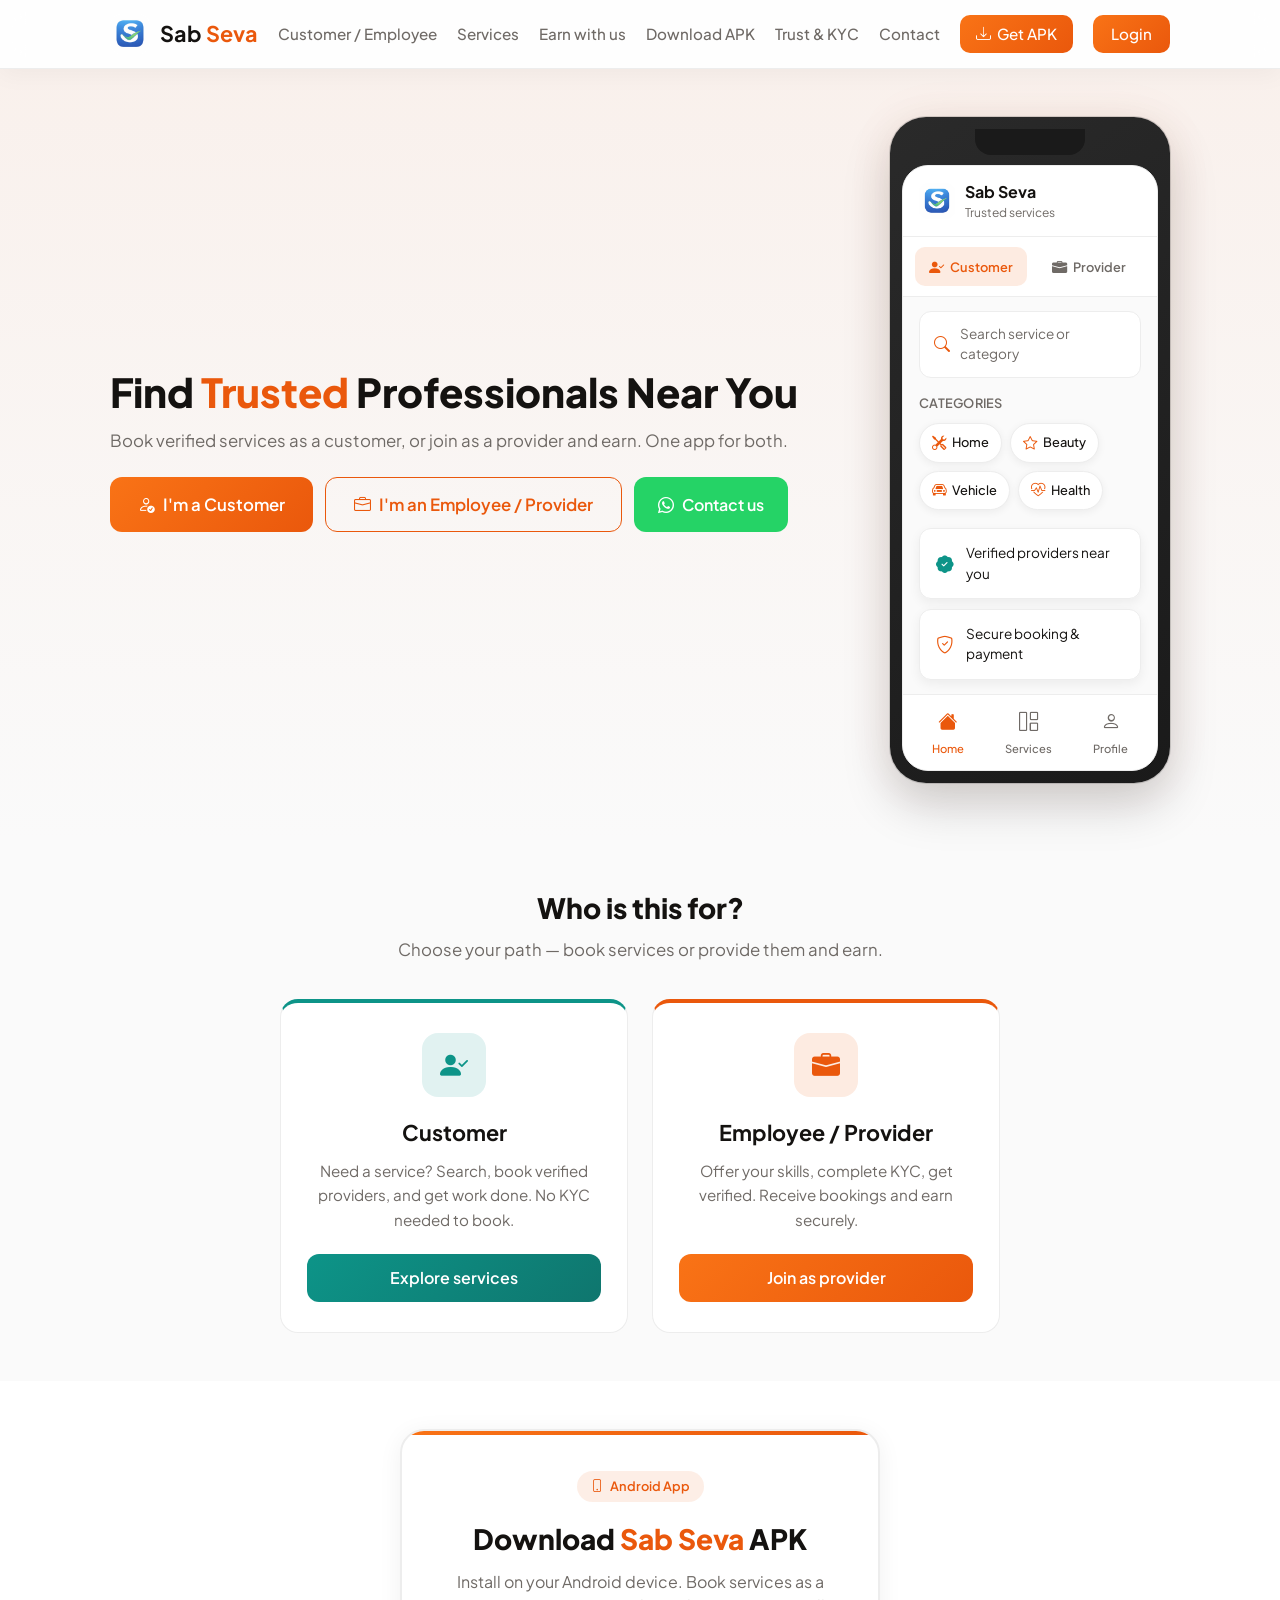
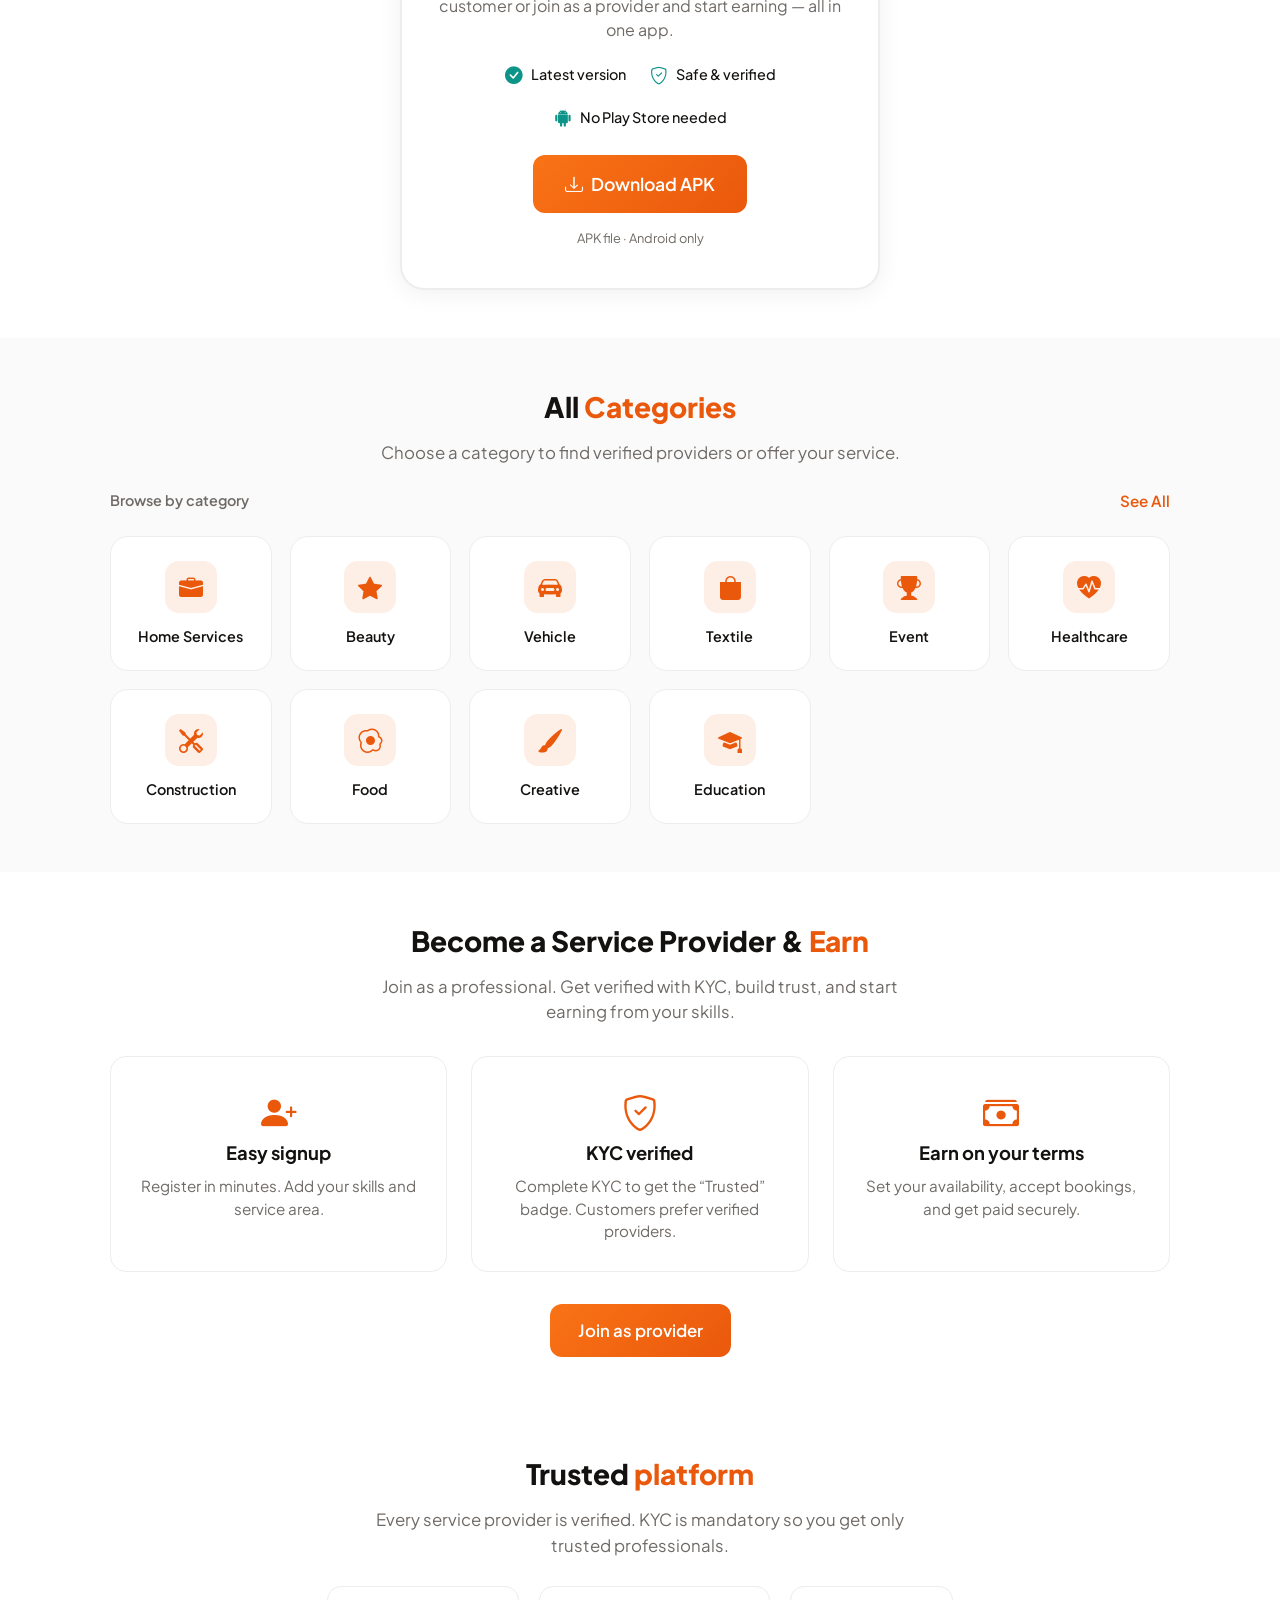
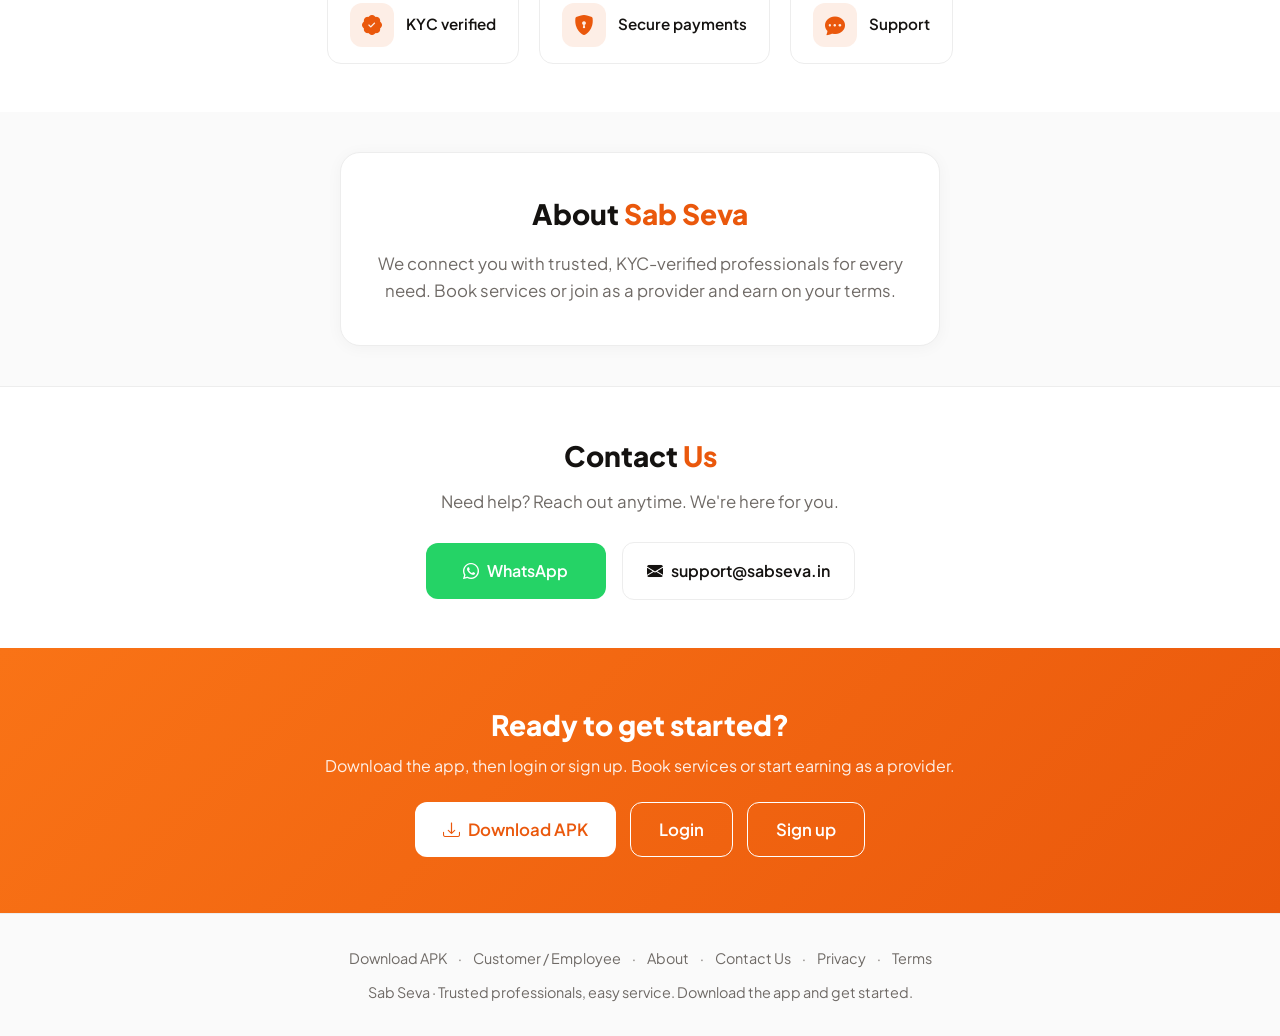
<file: index.html>
<!DOCTYPE html>
<html lang="en">
<head>
  <meta charset="UTF-8">
  <meta name="viewport" content="width=device-width, initial-scale=1.0">
  <title>Sab Seva – Find Trusted Professionals Near You</title>
  <link rel="preconnect" href="https://fonts.googleapis.com">
  <link rel="preconnect" href="https://fonts.gstatic.com" crossorigin>
  <link href="https://fonts.googleapis.com/css2?family=Plus+Jakarta+Sans:wght@400;500;600;700;800&display=swap" rel="stylesheet">
  <link rel="stylesheet" href="https://cdn.jsdelivr.net/npm/bootstrap-icons@1.11.3/font/bootstrap-icons.min.css">
  <link rel="stylesheet" href="style.css">
  <link rel="icon" href="/favicon.ico" type="image/x-icon">
  <link rel="icon" type="image/png" href="/assets/logo.png">
  <link rel="shortcut icon" type="image/png" href="/assets/logo.png">
  <link rel="apple-touch-icon" href="/assets/logo.png">
</head>
<body>
  <header class="header">
    <div class="container header-inner">
      <a href="#" class="logo">
        <span class="logo-icon" aria-hidden="true"></span>
        <span class="logo-text"><span class="logo-sab">Sab</span> <span class="logo-seva">Seva</span></span>
      </a>
      <nav class="nav">
        <a href="who.html">Customer / Employee</a>
        <a href="services.html">Services</a>
        <a href="earn.html">Earn with us</a>
        <a href="download.html">Download APK</a>
        <a href="trust.html">Trust & KYC</a>
        <a href="contact.html">Contact</a>
        <a href="download.html" class="btn-download-nav"><i class="bi bi-download"></i> Get APK</a>
        <a href="#" class="btn-login">Login</a>
      </nav>
    </div>
  </header>

  <main>
    <section class="hero">
      <div class="container hero-wrap">
        <div class="hero-content">
          <h1 class="hero-title">Find <span class="highlight">Trusted</span> Professionals Near You</h1>
          <p class="hero-sub">Book verified services as a customer, or join as a provider and earn. One app for both.</p>
          <div class="hero-actions">
            <a href="who.html" class="btn btn-primary btn-hero"><i class="bi bi-person-check"></i> I'm a Customer</a>
            <a href="who.html" class="btn btn-outline btn-hero"><i class="bi bi-briefcase"></i> I'm an Employee / Provider</a>
            <a href="contact.html" class="btn btn-whatsapp"><i class="bi bi-whatsapp"></i> Contact us</a>
          </div>
        </div>
        <div class="hero-phone-wrap">
          <div class="phone-frame">
            <div class="phone-notch"></div>
            <div class="phone-screen">
              <header class="phone-app-header">
                <span class="phone-logo" aria-hidden="true"></span>
                <div class="phone-header-text">
                  <strong>Sab Seva</strong>
                  <span>Trusted services</span>
                </div>
              </header>
              <div class="phone-tabs">
                <button type="button" class="phone-tab active"><i class="bi bi-person-check-fill"></i> Customer</button>
                <button type="button" class="phone-tab"><i class="bi bi-briefcase-fill"></i> Provider</button>
              </div>
              <div class="phone-body">
                <div class="phone-search">
                  <i class="bi bi-search"></i>
                  <span>Search service or category</span>
                </div>
                <p class="phone-label">Categories</p>
                <div class="phone-chips">
                  <span class="phone-chip phone-float"><i class="bi bi-tools"></i> Home</span>
                  <span class="phone-chip phone-float"><i class="bi bi-star"></i> Beauty</span>
                  <span class="phone-chip phone-float"><i class="bi bi-car-front"></i> Vehicle</span>
                  <span class="phone-chip phone-float"><i class="bi bi-heart-pulse"></i> Health</span>
                </div>
                <div class="phone-list">
                  <div class="phone-list-item phone-float-card phone-float-card-1">
                    <i class="bi bi-patch-check-fill"></i>
                    <span>Verified providers near you</span>
                  </div>
                  <div class="phone-list-item phone-float-card phone-float-card-2">
                    <i class="bi bi-shield-check"></i>
                    <span>Secure booking & payment</span>
                  </div>
                </div>
              </div>
              <nav class="phone-nav">
                <span class="phone-nav-item active"><i class="bi bi-house-fill"></i> Home</span>
                <span class="phone-nav-item"><i class="bi bi-grid-1x2"></i> Services</span>
                <span class="phone-nav-item"><i class="bi bi-person"></i> Profile</span>
              </nav>
            </div>
          </div>
        </div>
      </div>
    </section>

    <section id="who" class="section who-section">
      <div class="container">
        <h2 class="section-title">Who is this for?</h2>
        <p class="section-desc">Choose your path — book services or provide them and earn.</p>
        <div class="who-cards">
          <div class="who-card customer">
            <div class="who-icon"><i class="bi bi-person-check-fill"></i></div>
            <h3>Customer</h3>
            <p>Need a service? Search, book verified providers, and get work done. No KYC needed to book.</p>
            <a href="services.html" class="btn btn-primary">Explore services</a>
          </div>
          <div class="who-card provider">
            <div class="who-icon"><i class="bi bi-briefcase-fill"></i></div>
            <h3>Employee / Provider</h3>
            <p>Offer your skills, complete KYC, get verified. Receive bookings and earn securely.</p>
            <a href="earn.html" class="btn btn-primary">Join as provider</a>
          </div>
        </div>
      </div>
    </section>

    <section id="download" class="section download-section">
      <div class="container">
        <div class="download-box">
          <div class="download-box-badge"><i class="bi bi-phone"></i> Android App</div>
          <h2 class="download-box-title">Download <span class="highlight">Sab Seva</span> APK</h2>
          <p class="download-box-desc">Install on your Android device. Book services as a customer or join as a provider and start earning — all in one app.</p>
          <ul class="download-features">
            <li><i class="bi bi-check-circle-fill"></i> Latest version</li>
            <li><i class="bi bi-shield-check"></i> Safe & verified</li>
            <li><i class="bi bi-android2"></i> No Play Store needed</li>
          </ul>
          <a href="SabSeva.apk" class="btn btn-primary btn-download-main" download><i class="bi bi-download"></i> Download APK</a>
          <p class="download-note">APK file · Android only</p>
        </div>
      </div>
    </section>

    <section id="services" class="section categories">
      <div class="container">
        <h2 class="section-title">All <span class="highlight">Categories</span></h2>
        <p class="section-desc">Choose a category to find verified providers or offer your service.</p>
        <div class="section-head">
          <span class="section-head-label">Browse by category</span>
          <a href="#" class="link-see">See All</a>
        </div>
        <div class="category-grid">
          <a href="#" class="cat-card"><span class="cat-icon"><i class="bi bi-briefcase-fill"></i></span><span class="cat-label">Home Services</span></a>
          <a href="#" class="cat-card"><span class="cat-icon"><i class="bi bi-star-fill"></i></span><span class="cat-label">Beauty</span></a>
          <a href="#" class="cat-card"><span class="cat-icon"><i class="bi bi-car-front-fill"></i></span><span class="cat-label">Vehicle</span></a>
          <a href="#" class="cat-card"><span class="cat-icon"><i class="bi bi-bag-fill"></i></span><span class="cat-label">Textile</span></a>
          <a href="#" class="cat-card"><span class="cat-icon"><i class="bi bi-trophy-fill"></i></span><span class="cat-label">Event</span></a>
          <a href="#" class="cat-card"><span class="cat-icon"><i class="bi bi-heart-pulse-fill"></i></span><span class="cat-label">Healthcare</span></a>
          <a href="#" class="cat-card"><span class="cat-icon"><i class="bi bi-tools"></i></span><span class="cat-label">Construction</span></a>
          <a href="#" class="cat-card"><span class="cat-icon"><i class="bi bi-egg-fried"></i></span><span class="cat-label">Food</span></a>
          <a href="#" class="cat-card"><span class="cat-icon"><i class="bi bi-brush-fill"></i></span><span class="cat-label">Creative</span></a>
          <a href="#" class="cat-card"><span class="cat-icon"><i class="bi bi-mortarboard-fill"></i></span><span class="cat-label">Education</span></a>
        </div>
      </div>
    </section>

    <section id="earn" class="section earn-section">
      <div class="container">
        <h2 class="section-title">Become a Service Provider & <span class="highlight">Earn</span></h2>
        <p class="section-desc">Join as a professional. Get verified with KYC, build trust, and start earning from your skills.</p>
        <div class="earn-cards">
          <div class="earn-card">
            <i class="bi bi-person-plus-fill"></i>
            <h3>Easy signup</h3>
            <p>Register in minutes. Add your skills and service area.</p>
          </div>
          <div class="earn-card">
            <i class="bi bi-shield-check"></i>
            <h3>KYC verified</h3>
            <p>Complete KYC to get the “Trusted” badge. Customers prefer verified providers.</p>
          </div>
          <div class="earn-card">
            <i class="bi bi-cash-stack"></i>
            <h3>Earn on your terms</h3>
            <p>Set your availability, accept bookings, and get paid securely.</p>
          </div>
        </div>
        <a href="#" class="btn btn-primary btn-lg">Join as provider</a>
      </div>
    </section>

    <section id="trust" class="section trust-section">
      <div class="container">
        <h2 class="section-title">Trusted <span class="highlight">platform</span></h2>
        <p class="section-desc">Every service provider is verified. KYC is mandatory so you get only trusted professionals.</p>
        <div class="trust-cards">
          <div class="trust-card">
            <span class="trust-card-icon"><i class="bi bi-patch-check-fill"></i></span>
            <span class="trust-card-label">KYC verified</span>
          </div>
          <div class="trust-card">
            <span class="trust-card-icon"><i class="bi bi-shield-lock-fill"></i></span>
            <span class="trust-card-label">Secure payments</span>
          </div>
          <div class="trust-card">
            <span class="trust-card-icon"><i class="bi bi-chat-dots-fill"></i></span>
            <span class="trust-card-label">Support</span>
          </div>
        </div>
      </div>
    </section>

    <section id="about" class="section about-section">
      <div class="container">
        <div class="about-block">
          <h2 class="section-title">About <span class="highlight">Sab Seva</span></h2>
          <p class="about-text">We connect you with trusted, KYC-verified professionals for every need. Book services or join as a provider and earn on your terms.</p>
        </div>
      </div>
    </section>

    <section id="contact" class="section contact-section">
      <div class="container">
        <h2 class="section-title">Contact <span class="highlight">Us</span></h2>
        <p class="section-desc">Need help? Reach out anytime. We're here for you.</p>
        <div class="contact-actions">
          <a href="https://wa.me/918317733896?text=Hi%20Sab%20Seva%2C%20I%20need%20help.%20Please%20guide%20me." class="btn btn-whatsapp btn-contact"><i class="bi bi-whatsapp"></i> WhatsApp</a>
          <a href="mailto:support@sabseva.in" class="btn btn-outline btn-contact"><i class="bi bi-envelope-fill"></i> support@sabseva.in</a>
        </div>
      </div>
    </section>

    <section class="section cta-section">
      <div class="container">
        <h2>Ready to get started?</h2>
        <p>Download the app, then login or sign up. Book services or start earning as a provider.</p>
        <div class="cta-buttons">
          <a href="download.html" class="btn btn-primary btn-lg"><i class="bi bi-download"></i> Download APK</a>
          <a href="#" class="btn btn-outline btn-lg">Login</a>
          <a href="#" class="btn btn-outline btn-lg">Sign up</a>
        </div>
      </div>
    </section>

    <footer class="footer">
      <div class="container">
        <div class="footer-links">
          <a href="download.html">Download APK</a>
          <span class="sep">·</span>
          <a href="who.html">Customer / Employee</a>
          <span class="sep">·</span>
          <a href="about.html">About</a>
          <span class="sep">·</span>
          <a href="contact.html">Contact Us</a>
          <span class="sep">·</span>
          <a href="#">Privacy</a>
          <span class="sep">·</span>
          <a href="#">Terms</a>
        </div>
        <p class="footer-tagline">Sab Seva · Trusted professionals, easy service. Download the app and get started.</p>
      </div>
    </footer>
  </main>
</body>
</html>
</file>
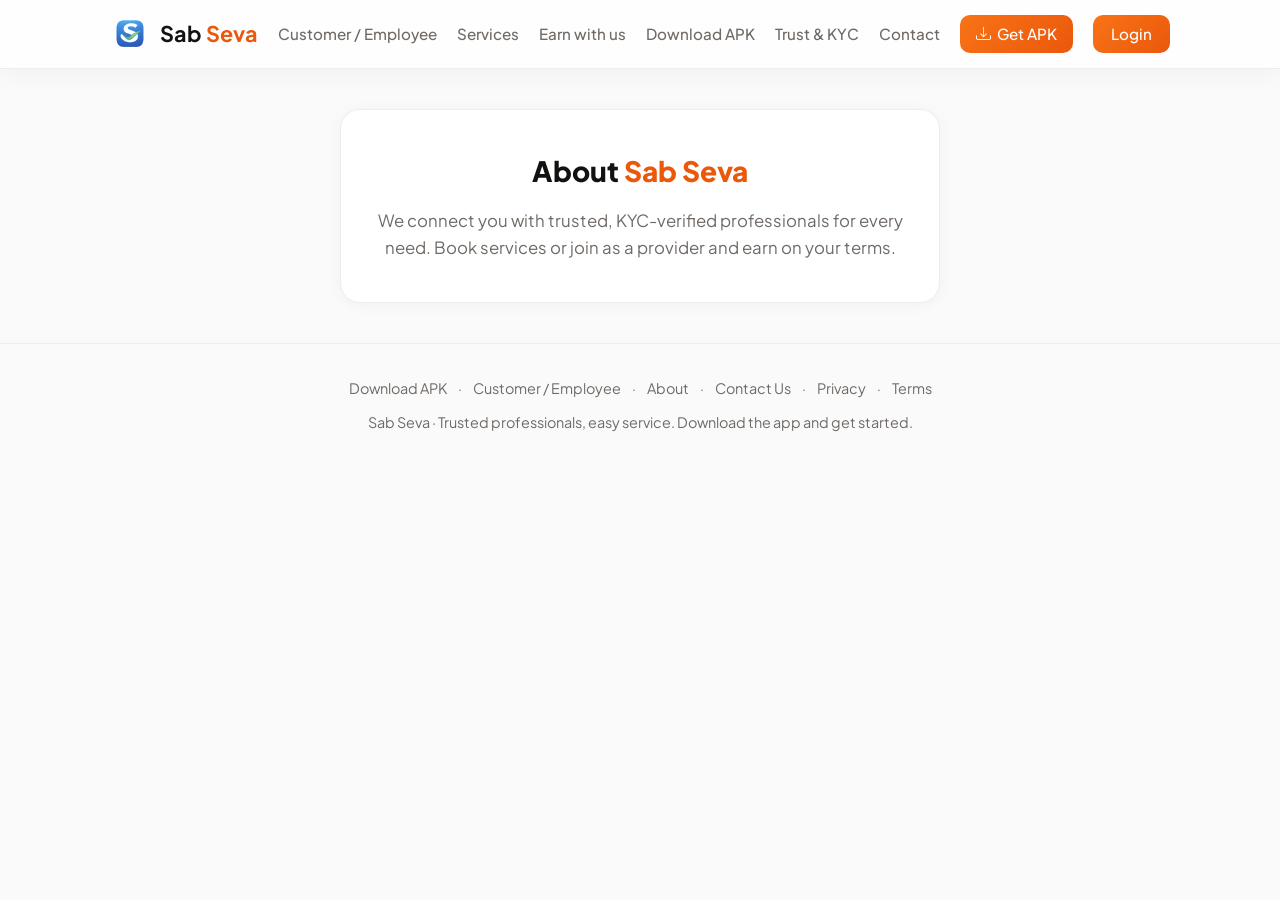
<file: about.html>
<!DOCTYPE html>
<html lang="en">
<head>
  <meta charset="UTF-8">
  <meta name="viewport" content="width=device-width, initial-scale=1.0">
  <title>Sab Seva – About</title>
  <link rel="preconnect" href="https://fonts.googleapis.com">
  <link rel="preconnect" href="https://fonts.gstatic.com" crossorigin>
  <link href="https://fonts.googleapis.com/css2?family=Plus+Jakarta+Sans:wght@400;500;600;700;800&display=swap" rel="stylesheet">
  <link rel="stylesheet" href="https://cdn.jsdelivr.net/npm/bootstrap-icons@1.11.3/font/bootstrap-icons.min.css">
  <link rel="stylesheet" href="style.css">
  <link rel="icon" type="image/png" href="/assets/logo.png">
  <link rel="shortcut icon" type="image/png" href="/assets/logo.png">
  <link rel="apple-touch-icon" href="/assets/logo.png">
</head>
<body>
  <header class="header">
    <div class="container header-inner">
      <a href="index.html" class="logo">
        <span class="logo-icon" aria-hidden="true"></span>
        <span class="logo-text"><span class="logo-sab">Sab</span> <span class="logo-seva">Seva</span></span>
      </a>
      <nav class="nav">
        <a href="who.html">Customer / Employee</a>
        <a href="services.html">Services</a>
        <a href="earn.html">Earn with us</a>
        <a href="download.html">Download APK</a>
        <a href="trust.html">Trust & KYC</a>
        <a href="contact.html">Contact</a>
        <a href="download.html" class="btn-download-nav"><i class="bi bi-download"></i> Get APK</a>
        <a href="#" class="btn-login">Login</a>
      </nav>
    </div>
  </header>

  <main>
    <section id="about" class="section about-section">
      <div class="container">
        <div class="about-block">
          <h2 class="section-title">About <span class="highlight">Sab Seva</span></h2>
          <p class="about-text">We connect you with trusted, KYC-verified professionals for every need. Book services or join as a provider and earn on your terms.</p>
        </div>
      </div>
    </section>

    <footer class="footer">
      <div class="container">
        <div class="footer-links">
          <a href="download.html">Download APK</a>
          <span class="sep">·</span>
          <a href="who.html">Customer / Employee</a>
          <span class="sep">·</span>
          <a href="about.html">About</a>
          <span class="sep">·</span>
          <a href="contact.html">Contact Us</a>
          <span class="sep">·</span>
          <a href="#">Privacy</a>
          <span class="sep">·</span>
          <a href="#">Terms</a>
        </div>
        <p class="footer-tagline">Sab Seva · Trusted professionals, easy service. Download the app and get started.</p>
      </div>
    </footer>
  </main>
</body>
</html>
</file>
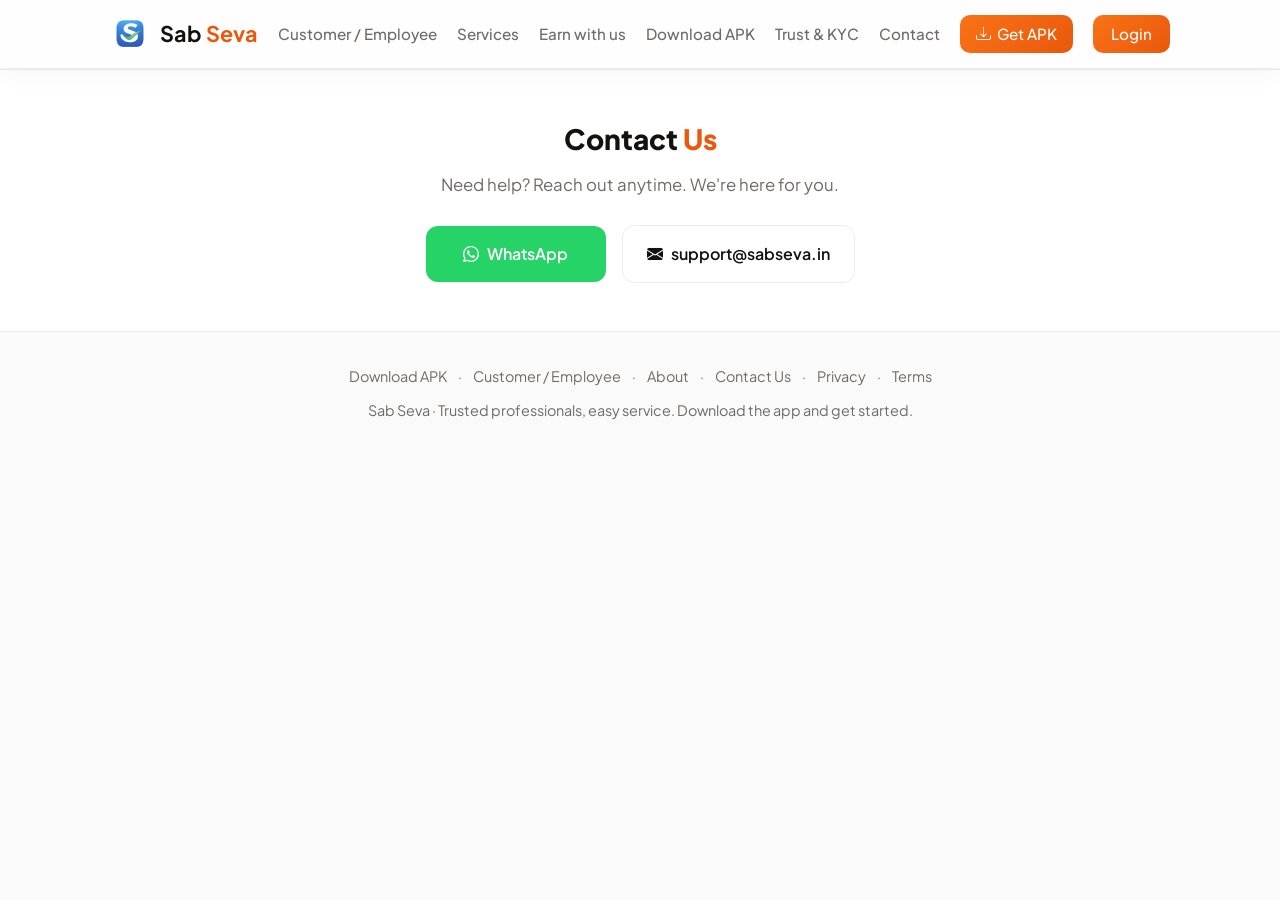
<file: contact.html>
<!DOCTYPE html>
<html lang="en">
<head>
  <meta charset="UTF-8">
  <meta name="viewport" content="width=device-width, initial-scale=1.0">
  <title>Sab Seva – Contact Us</title>
  <link rel="preconnect" href="https://fonts.googleapis.com">
  <link rel="preconnect" href="https://fonts.gstatic.com" crossorigin>
  <link href="https://fonts.googleapis.com/css2?family=Plus+Jakarta+Sans:wght@400;500;600;700;800&display=swap" rel="stylesheet">
  <link rel="stylesheet" href="https://cdn.jsdelivr.net/npm/bootstrap-icons@1.11.3/font/bootstrap-icons.min.css">
  <link rel="stylesheet" href="style.css">
  <link rel="icon" type="image/png" href="/assets/logo.png">
  <link rel="shortcut icon" type="image/png" href="/assets/logo.png">
  <link rel="apple-touch-icon" href="/assets/logo.png">
</head>
<body>
  <header class="header">
    <div class="container header-inner">
      <a href="index.html" class="logo">
        <span class="logo-icon" aria-hidden="true"></span>
        <span class="logo-text"><span class="logo-sab">Sab</span> <span class="logo-seva">Seva</span></span>
      </a>
      <nav class="nav">
        <a href="who.html">Customer / Employee</a>
        <a href="services.html">Services</a>
        <a href="earn.html">Earn with us</a>
        <a href="download.html">Download APK</a>
        <a href="trust.html">Trust & KYC</a>
        <a href="contact.html">Contact</a>
        <a href="download.html" class="btn-download-nav"><i class="bi bi-download"></i> Get APK</a>
        <a href="#" class="btn-login">Login</a>
      </nav>
    </div>
  </header>

  <main>
    <section id="contact" class="section contact-section">
      <div class="container">
        <h2 class="section-title">Contact <span class="highlight">Us</span></h2>
        <p class="section-desc">Need help? Reach out anytime. We're here for you.</p>
        <div class="contact-actions">
          <a href="https://wa.me/918317733896?text=Hi%20Sab%20Seva%2C%20I%20need%20help.%20Please%20guide%20me." class="btn btn-whatsapp btn-contact"><i class="bi bi-whatsapp"></i> WhatsApp</a>
          <a href="mailto:support@sabseva.in" class="btn btn-outline btn-contact"><i class="bi bi-envelope-fill"></i> support@sabseva.in</a>
        </div>
      </div>
    </section>

    <footer class="footer">
      <div class="container">
        <div class="footer-links">
          <a href="download.html">Download APK</a>
          <span class="sep">·</span>
          <a href="who.html">Customer / Employee</a>
          <span class="sep">·</span>
          <a href="about.html">About</a>
          <span class="sep">·</span>
          <a href="contact.html">Contact Us</a>
          <span class="sep">·</span>
          <a href="#">Privacy</a>
          <span class="sep">·</span>
          <a href="#">Terms</a>
        </div>
        <p class="footer-tagline">Sab Seva · Trusted professionals, easy service. Download the app and get started.</p>
      </div>
    </footer>
  </main>
</body>
</html>
</file>
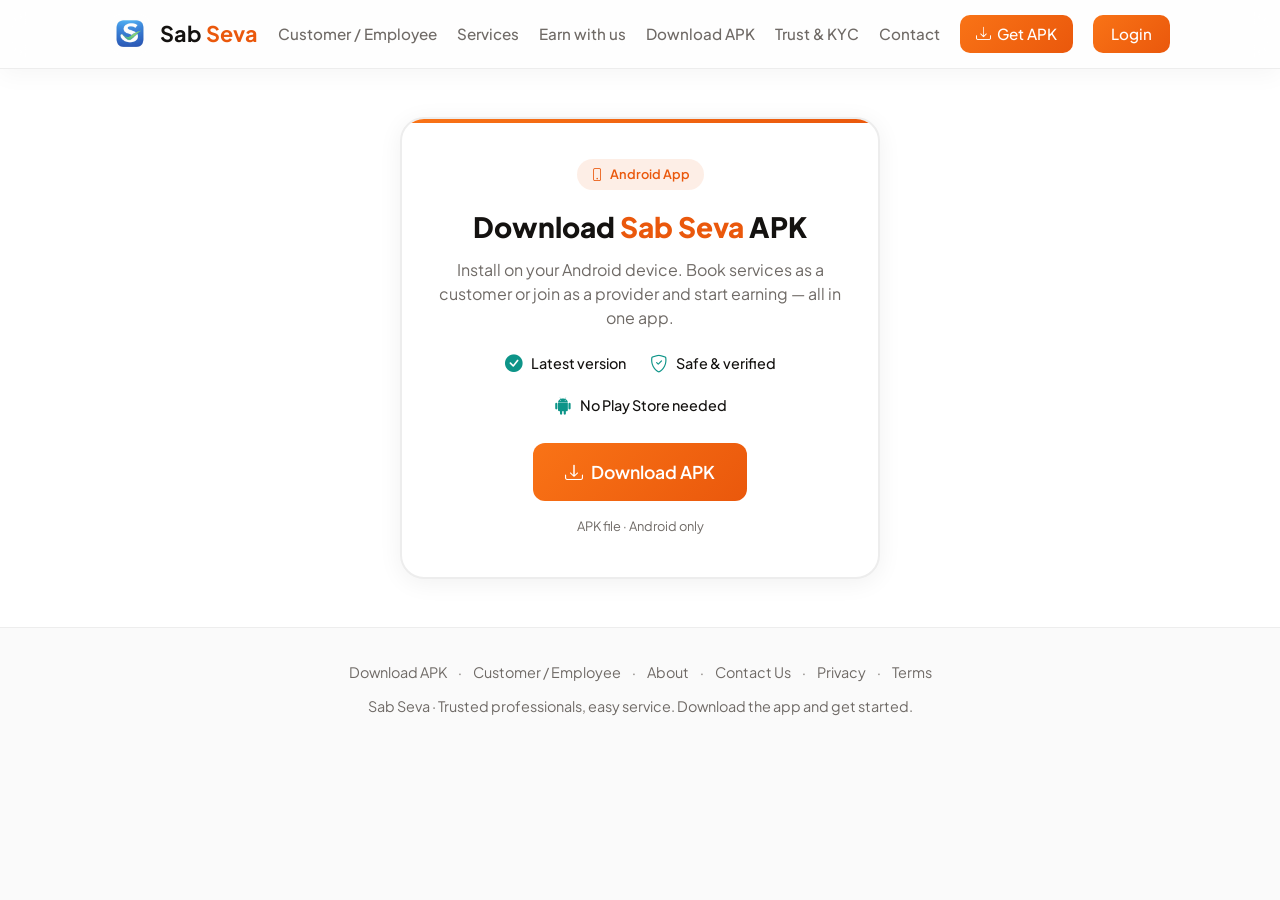
<file: download.html>
<!DOCTYPE html>
<html lang="en">
<head>
  <meta charset="UTF-8">
  <meta name="viewport" content="width=device-width, initial-scale=1.0">
  <title>Sab Seva – Download APK</title>
  <link rel="preconnect" href="https://fonts.googleapis.com">
  <link rel="preconnect" href="https://fonts.gstatic.com" crossorigin>
  <link href="https://fonts.googleapis.com/css2?family=Plus+Jakarta+Sans:wght@400;500;600;700;800&display=swap" rel="stylesheet">
  <link rel="stylesheet" href="https://cdn.jsdelivr.net/npm/bootstrap-icons@1.11.3/font/bootstrap-icons.min.css">
  <link rel="stylesheet" href="style.css">
  <link rel="icon" type="image/png" href="/assets/logo.png">
  <link rel="shortcut icon" type="image/png" href="/assets/logo.png">
  <link rel="apple-touch-icon" href="/assets/logo.png">
</head>
<body>
  <header class="header">
    <div class="container header-inner">
      <a href="index.html" class="logo">
        <span class="logo-icon" aria-hidden="true"></span>
        <span class="logo-text"><span class="logo-sab">Sab</span> <span class="logo-seva">Seva</span></span>
      </a>
      <nav class="nav">
        <a href="who.html">Customer / Employee</a>
        <a href="services.html">Services</a>
        <a href="earn.html">Earn with us</a>
        <a href="download.html">Download APK</a>
        <a href="trust.html">Trust & KYC</a>
        <a href="contact.html">Contact</a>
        <a href="download.html" class="btn-download-nav"><i class="bi bi-download"></i> Get APK</a>
        <a href="#" class="btn-login">Login</a>
      </nav>
    </div>
  </header>

  <main>
    <section id="download" class="section download-section">
      <div class="container">
        <div class="download-box">
          <div class="download-box-badge"><i class="bi bi-phone"></i> Android App</div>
          <h2 class="download-box-title">Download <span class="highlight">Sab Seva</span> APK</h2>
          <p class="download-box-desc">Install on your Android device. Book services as a customer or join as a provider and start earning — all in one app.</p>
          <ul class="download-features">
            <li><i class="bi bi-check-circle-fill"></i> Latest version</li>
            <li><i class="bi bi-shield-check"></i> Safe & verified</li>
            <li><i class="bi bi-android2"></i> No Play Store needed</li>
          </ul>
          <a href="SabSeva.apk" class="btn btn-primary btn-download-main" download><i class="bi bi-download"></i> Download APK</a>
          <p class="download-note">APK file · Android only</p>
        </div>
      </div>
    </section>

    <footer class="footer">
      <div class="container">
        <div class="footer-links">
          <a href="download.html">Download APK</a>
          <span class="sep">·</span>
          <a href="who.html">Customer / Employee</a>
          <span class="sep">·</span>
          <a href="about.html">About</a>
          <span class="sep">·</span>
          <a href="contact.html">Contact Us</a>
          <span class="sep">·</span>
          <a href="#">Privacy</a>
          <span class="sep">·</span>
          <a href="#">Terms</a>
        </div>
        <p class="footer-tagline">Sab Seva · Trusted professionals, easy service. Download the app and get started.</p>
      </div>
    </footer>
  </main>
</body>
</html>
</file>
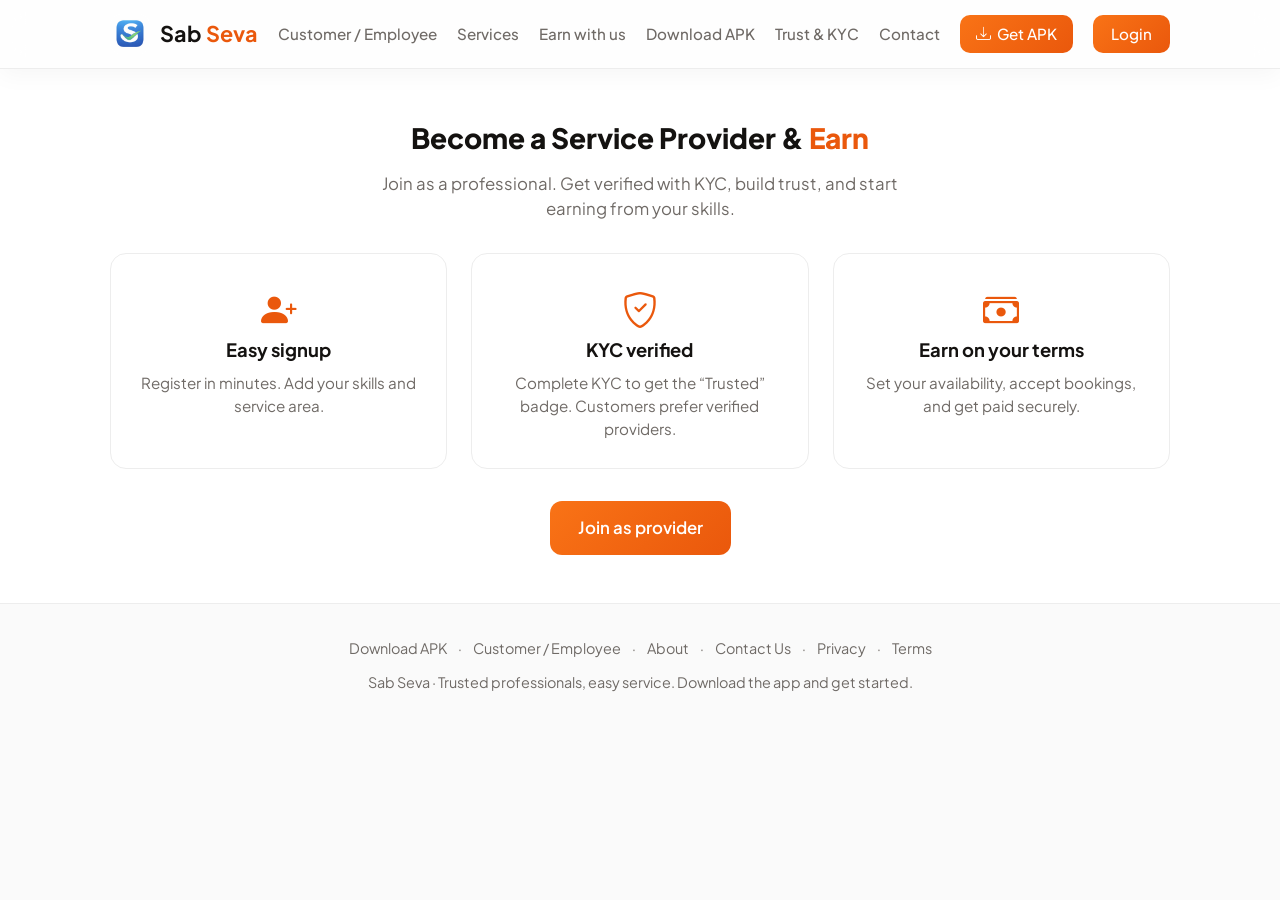
<file: earn.html>
<!DOCTYPE html>
<html lang="en">
<head>
  <meta charset="UTF-8">
  <meta name="viewport" content="width=device-width, initial-scale=1.0">
  <title>Sab Seva – Earn with us</title>
  <link rel="preconnect" href="https://fonts.googleapis.com">
  <link rel="preconnect" href="https://fonts.gstatic.com" crossorigin>
  <link href="https://fonts.googleapis.com/css2?family=Plus+Jakarta+Sans:wght@400;500;600;700;800&display=swap" rel="stylesheet">
  <link rel="stylesheet" href="https://cdn.jsdelivr.net/npm/bootstrap-icons@1.11.3/font/bootstrap-icons.min.css">
  <link rel="stylesheet" href="style.css">
  <link rel="icon" type="image/png" href="/assets/logo.png">
  <link rel="shortcut icon" type="image/png" href="/assets/logo.png">
  <link rel="apple-touch-icon" href="/assets/logo.png">
</head>
<body>
  <header class="header">
    <div class="container header-inner">
      <a href="index.html" class="logo">
        <span class="logo-icon" aria-hidden="true"></span>
        <span class="logo-text"><span class="logo-sab">Sab</span> <span class="logo-seva">Seva</span></span>
      </a>
      <nav class="nav">
        <a href="who.html">Customer / Employee</a>
        <a href="services.html">Services</a>
        <a href="earn.html">Earn with us</a>
        <a href="download.html">Download APK</a>
        <a href="trust.html">Trust & KYC</a>
        <a href="contact.html">Contact</a>
        <a href="download.html" class="btn-download-nav"><i class="bi bi-download"></i> Get APK</a>
        <a href="#" class="btn-login">Login</a>
      </nav>
    </div>
  </header>

  <main>
    <section id="earn" class="section earn-section">
      <div class="container">
        <h2 class="section-title">Become a Service Provider & <span class="highlight">Earn</span></h2>
        <p class="section-desc">Join as a professional. Get verified with KYC, build trust, and start earning from your skills.</p>
        <div class="earn-cards">
          <div class="earn-card">
            <i class="bi bi-person-plus-fill"></i>
            <h3>Easy signup</h3>
            <p>Register in minutes. Add your skills and service area.</p>
          </div>
          <div class="earn-card">
            <i class="bi bi-shield-check"></i>
            <h3>KYC verified</h3>
            <p>Complete KYC to get the “Trusted” badge. Customers prefer verified providers.</p>
          </div>
          <div class="earn-card">
            <i class="bi bi-cash-stack"></i>
            <h3>Earn on your terms</h3>
            <p>Set your availability, accept bookings, and get paid securely.</p>
          </div>
        </div>
        <a href="#" class="btn btn-primary btn-lg">Join as provider</a>
      </div>
    </section>

    <footer class="footer">
      <div class="container">
        <div class="footer-links">
          <a href="download.html">Download APK</a>
          <span class="sep">·</span>
          <a href="who.html">Customer / Employee</a>
          <span class="sep">·</span>
          <a href="about.html">About</a>
          <span class="sep">·</span>
          <a href="contact.html">Contact Us</a>
          <span class="sep">·</span>
          <a href="#">Privacy</a>
          <span class="sep">·</span>
          <a href="#">Terms</a>
        </div>
        <p class="footer-tagline">Sab Seva · Trusted professionals, easy service. Download the app and get started.</p>
      </div>
    </footer>
  </main>
</body>
</html>
</file>
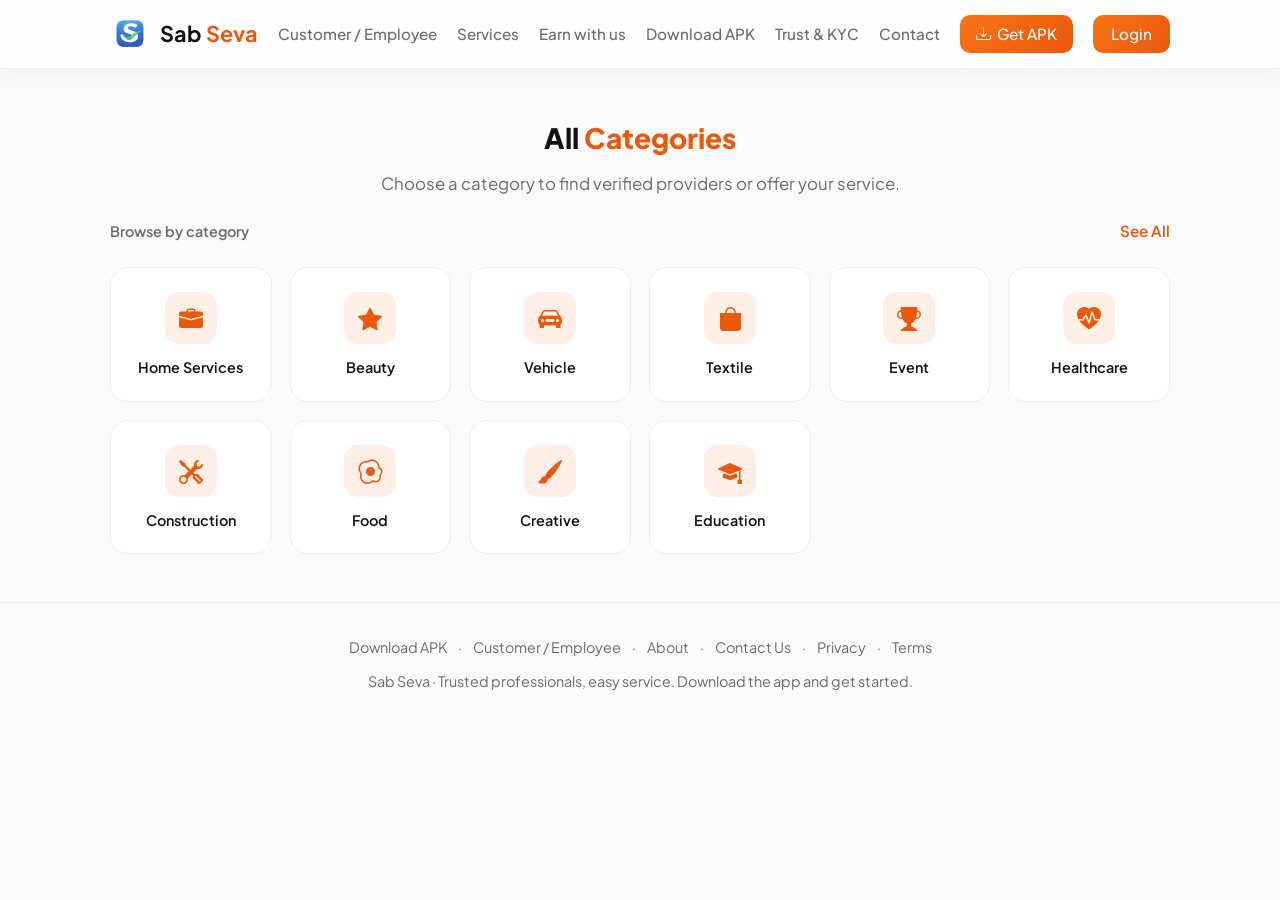
<file: services.html>
<!DOCTYPE html>
<html lang="en">
<head>
  <meta charset="UTF-8">
  <meta name="viewport" content="width=device-width, initial-scale=1.0">
  <title>Sab Seva – Services</title>
  <link rel="preconnect" href="https://fonts.googleapis.com">
  <link rel="preconnect" href="https://fonts.gstatic.com" crossorigin>
  <link href="https://fonts.googleapis.com/css2?family=Plus+Jakarta+Sans:wght@400;500;600;700;800&display=swap" rel="stylesheet">
  <link rel="stylesheet" href="https://cdn.jsdelivr.net/npm/bootstrap-icons@1.11.3/font/bootstrap-icons.min.css">
  <link rel="stylesheet" href="style.css">
  <link rel="icon" type="image/png" href="/assets/logo.png">
  <link rel="shortcut icon" type="image/png" href="/assets/logo.png">
  <link rel="apple-touch-icon" href="/assets/logo.png">
</head>
<body>
  <header class="header">
    <div class="container header-inner">
      <a href="index.html" class="logo">
        <span class="logo-icon" aria-hidden="true"></span>
        <span class="logo-text"><span class="logo-sab">Sab</span> <span class="logo-seva">Seva</span></span>
      </a>
      <nav class="nav">
        <a href="who.html">Customer / Employee</a>
        <a href="services.html">Services</a>
        <a href="earn.html">Earn with us</a>
        <a href="download.html">Download APK</a>
        <a href="trust.html">Trust & KYC</a>
        <a href="contact.html">Contact</a>
        <a href="download.html" class="btn-download-nav"><i class="bi bi-download"></i> Get APK</a>
        <a href="#" class="btn-login">Login</a>
      </nav>
    </div>
  </header>

  <main>
    <section id="services" class="section categories">
      <div class="container">
        <h2 class="section-title">All <span class="highlight">Categories</span></h2>
        <p class="section-desc">Choose a category to find verified providers or offer your service.</p>
        <div class="section-head">
          <span class="section-head-label">Browse by category</span>
          <a href="#" class="link-see">See All</a>
        </div>
        <div class="category-grid">
          <a href="#" class="cat-card"><span class="cat-icon"><i class="bi bi-briefcase-fill"></i></span><span class="cat-label">Home Services</span></a>
          <a href="#" class="cat-card"><span class="cat-icon"><i class="bi bi-star-fill"></i></span><span class="cat-label">Beauty</span></a>
          <a href="#" class="cat-card"><span class="cat-icon"><i class="bi bi-car-front-fill"></i></span><span class="cat-label">Vehicle</span></a>
          <a href="#" class="cat-card"><span class="cat-icon"><i class="bi bi-bag-fill"></i></span><span class="cat-label">Textile</span></a>
          <a href="#" class="cat-card"><span class="cat-icon"><i class="bi bi-trophy-fill"></i></span><span class="cat-label">Event</span></a>
          <a href="#" class="cat-card"><span class="cat-icon"><i class="bi bi-heart-pulse-fill"></i></span><span class="cat-label">Healthcare</span></a>
          <a href="#" class="cat-card"><span class="cat-icon"><i class="bi bi-tools"></i></span><span class="cat-label">Construction</span></a>
          <a href="#" class="cat-card"><span class="cat-icon"><i class="bi bi-egg-fried"></i></span><span class="cat-label">Food</span></a>
          <a href="#" class="cat-card"><span class="cat-icon"><i class="bi bi-brush-fill"></i></span><span class="cat-label">Creative</span></a>
          <a href="#" class="cat-card"><span class="cat-icon"><i class="bi bi-mortarboard-fill"></i></span><span class="cat-label">Education</span></a>
        </div>
      </div>
    </section>

    <footer class="footer">
      <div class="container">
        <div class="footer-links">
          <a href="download.html">Download APK</a>
          <span class="sep">·</span>
          <a href="who.html">Customer / Employee</a>
          <span class="sep">·</span>
          <a href="about.html">About</a>
          <span class="sep">·</span>
          <a href="contact.html">Contact Us</a>
          <span class="sep">·</span>
          <a href="#">Privacy</a>
          <span class="sep">·</span>
          <a href="#">Terms</a>
        </div>
        <p class="footer-tagline">Sab Seva · Trusted professionals, easy service. Download the app and get started.</p>
      </div>
    </footer>
  </main>
</body>
</html>
</file>
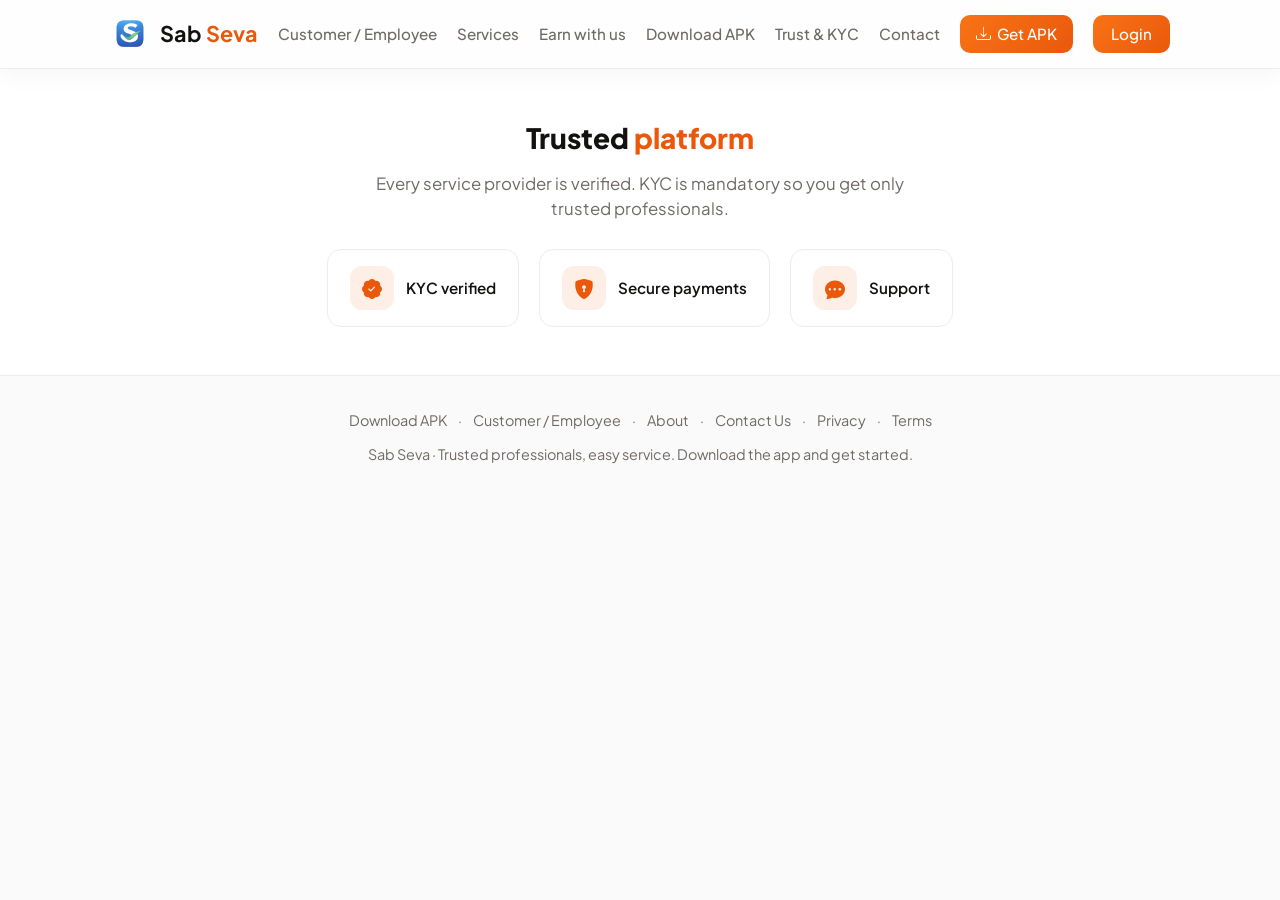
<file: trust.html>
<!DOCTYPE html>
<html lang="en">
<head>
  <meta charset="UTF-8">
  <meta name="viewport" content="width=device-width, initial-scale=1.0">
  <title>Sab Seva – Trust & KYC</title>
  <link rel="preconnect" href="https://fonts.googleapis.com">
  <link rel="preconnect" href="https://fonts.gstatic.com" crossorigin>
  <link href="https://fonts.googleapis.com/css2?family=Plus+Jakarta+Sans:wght@400;500;600;700;800&display=swap" rel="stylesheet">
  <link rel="stylesheet" href="https://cdn.jsdelivr.net/npm/bootstrap-icons@1.11.3/font/bootstrap-icons.min.css">
  <link rel="stylesheet" href="style.css">
  <link rel="icon" type="image/png" href="/assets/logo.png">
  <link rel="shortcut icon" type="image/png" href="/assets/logo.png">
  <link rel="apple-touch-icon" href="/assets/logo.png">
</head>
<body>
  <header class="header">
    <div class="container header-inner">
      <a href="index.html" class="logo">
        <span class="logo-icon" aria-hidden="true"></span>
        <span class="logo-text"><span class="logo-sab">Sab</span> <span class="logo-seva">Seva</span></span>
      </a>
      <nav class="nav">
        <a href="who.html">Customer / Employee</a>
        <a href="services.html">Services</a>
        <a href="earn.html">Earn with us</a>
        <a href="download.html">Download APK</a>
        <a href="trust.html">Trust & KYC</a>
        <a href="contact.html">Contact</a>
        <a href="download.html" class="btn-download-nav"><i class="bi bi-download"></i> Get APK</a>
        <a href="#" class="btn-login">Login</a>
      </nav>
    </div>
  </header>

  <main>
    <section id="trust" class="section trust-section">
      <div class="container">
        <h2 class="section-title">Trusted <span class="highlight">platform</span></h2>
        <p class="section-desc">Every service provider is verified. KYC is mandatory so you get only trusted professionals.</p>
        <div class="trust-cards">
          <div class="trust-card">
            <span class="trust-card-icon"><i class="bi bi-patch-check-fill"></i></span>
            <span class="trust-card-label">KYC verified</span>
          </div>
          <div class="trust-card">
            <span class="trust-card-icon"><i class="bi bi-shield-lock-fill"></i></span>
            <span class="trust-card-label">Secure payments</span>
          </div>
          <div class="trust-card">
            <span class="trust-card-icon"><i class="bi bi-chat-dots-fill"></i></span>
            <span class="trust-card-label">Support</span>
          </div>
        </div>
      </div>
    </section>

    <footer class="footer">
      <div class="container">
        <div class="footer-links">
          <a href="download.html">Download APK</a>
          <span class="sep">·</span>
          <a href="who.html">Customer / Employee</a>
          <span class="sep">·</span>
          <a href="about.html">About</a>
          <span class="sep">·</span>
          <a href="contact.html">Contact Us</a>
          <span class="sep">·</span>
          <a href="#">Privacy</a>
          <span class="sep">·</span>
          <a href="#">Terms</a>
        </div>
        <p class="footer-tagline">Sab Seva · Trusted professionals, easy service. Download the app and get started.</p>
      </div>
    </footer>
  </main>
</body>
</html>
</file>
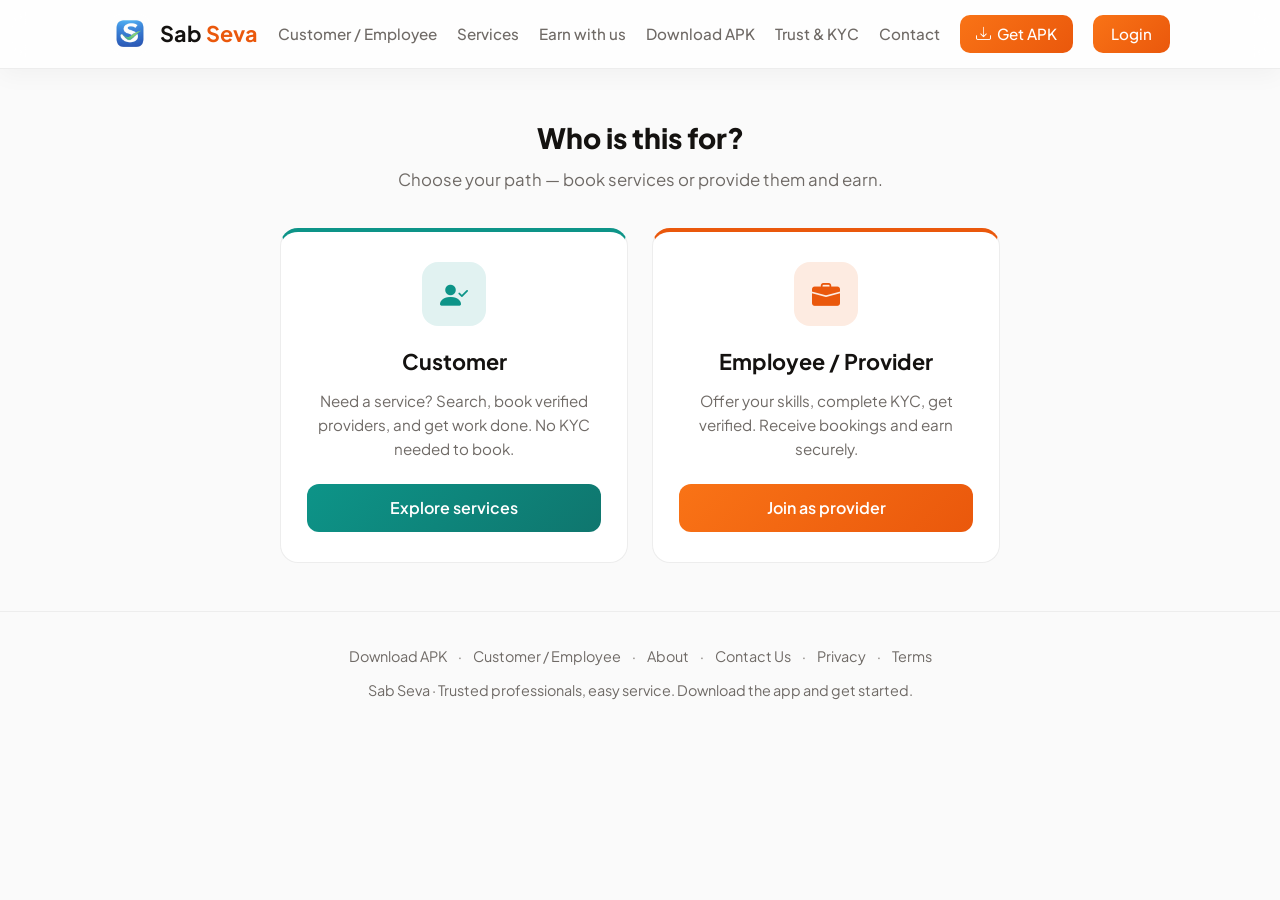
<file: who.html>
<!DOCTYPE html>
<html lang="en">
<head>
  <meta charset="UTF-8">
  <meta name="viewport" content="width=device-width, initial-scale=1.0">
  <title>Sab Seva – Customer / Employee</title>
  <link rel="preconnect" href="https://fonts.googleapis.com">
  <link rel="preconnect" href="https://fonts.gstatic.com" crossorigin>
  <link href="https://fonts.googleapis.com/css2?family=Plus+Jakarta+Sans:wght@400;500;600;700;800&display=swap" rel="stylesheet">
  <link rel="stylesheet" href="https://cdn.jsdelivr.net/npm/bootstrap-icons@1.11.3/font/bootstrap-icons.min.css">
  <link rel="stylesheet" href="style.css">
  <link rel="icon" type="image/png" href="/assets/logo.png">
  <link rel="shortcut icon" type="image/png" href="/assets/logo.png">
  <link rel="apple-touch-icon" href="/assets/logo.png">
</head>
<body>
  <header class="header">
    <div class="container header-inner">
      <a href="index.html" class="logo">
        <span class="logo-icon" aria-hidden="true"></span>
        <span class="logo-text"><span class="logo-sab">Sab</span> <span class="logo-seva">Seva</span></span>
      </a>
      <nav class="nav">
        <a href="who.html">Customer / Employee</a>
        <a href="services.html">Services</a>
        <a href="earn.html">Earn with us</a>
        <a href="download.html">Download APK</a>
        <a href="trust.html">Trust & KYC</a>
        <a href="contact.html">Contact</a>
        <a href="download.html" class="btn-download-nav"><i class="bi bi-download"></i> Get APK</a>
        <a href="#" class="btn-login">Login</a>
      </nav>
    </div>
  </header>

  <main>
    <section id="who" class="section who-section">
      <div class="container">
        <h2 class="section-title">Who is this for?</h2>
        <p class="section-desc">Choose your path — book services or provide them and earn.</p>
        <div class="who-cards">
          <div class="who-card customer">
            <div class="who-icon"><i class="bi bi-person-check-fill"></i></div>
            <h3>Customer</h3>
            <p>Need a service? Search, book verified providers, and get work done. No KYC needed to book.</p>
            <a href="services.html" class="btn btn-primary">Explore services</a>
          </div>
          <div class="who-card provider">
            <div class="who-icon"><i class="bi bi-briefcase-fill"></i></div>
            <h3>Employee / Provider</h3>
            <p>Offer your skills, complete KYC, get verified. Receive bookings and earn securely.</p>
            <a href="earn.html" class="btn btn-primary">Join as provider</a>
          </div>
        </div>
      </div>
    </section>

    <footer class="footer">
      <div class="container">
        <div class="footer-links">
          <a href="download.html">Download APK</a>
          <span class="sep">·</span>
          <a href="who.html">Customer / Employee</a>
          <span class="sep">·</span>
          <a href="about.html">About</a>
          <span class="sep">·</span>
          <a href="contact.html">Contact Us</a>
          <span class="sep">·</span>
          <a href="#">Privacy</a>
          <span class="sep">·</span>
          <a href="#">Terms</a>
        </div>
        <p class="footer-tagline">Sab Seva · Trusted professionals, easy service. Download the app and get started.</p>
      </div>
    </footer>
  </main>
</body>
</html>
</file>
<file: style.css>
/* Sab Seva – Real app style: warm orange, clean light (Customer + Employee) */
:root {
  --bg: #FFFBF7;
  --bg-soft: #FFF7ED;
  --text: #1c1917;
  --text-muted: #78716c;
  --accent: #EA580C;
  --accent-light: #F97316;
  --accent-glow: rgba(234, 88, 12, 0.2);
  --border: #EDE7E3;
  --card-bg: #ffffff;
  --green: #25D366;
  --green-dark: #128C7E;
  --gradient: linear-gradient(135deg, #F97316 0%, #EA580C 100%);
  --customer: #0d9488;
  --provider: #c2410c;
}

/* Modern minimal theme tokens (override) */
:root {
  --bg: #FAFAFA;
  --bg-soft: #FFFFFF;
  --text: #141210;
  --text-muted: #6f6a66;
  --accent-glow: rgba(234, 88, 12, 0.12);
  --border: #EDEDED;
}

* { margin: 0; padding: 0; box-sizing: border-box; }
html { scroll-behavior: smooth; }
body {
  font-family: 'Plus Jakarta Sans', sans-serif;
  background: var(--bg);
  color: var(--text);
  line-height: 1.5;
}

.container { max-width: 1100px; margin: 0 auto; padding: 0 20px; }

/* Header */
.header {
  position: sticky;
  top: 0;
  z-index: 100;
  background: rgba(255, 255, 255, 0.78);
  backdrop-filter: blur(12px);
  border-bottom: 1px solid var(--border);
  box-shadow: 0 6px 24px rgba(0, 0, 0, 0.04);
}
.header-inner {
  display: flex;
  align-items: center;
  justify-content: space-between;
  padding: 14px 20px;
}
.logo {
  display: inline-flex;
  align-items: center;
  gap: 10px;
  text-decoration: none;
  color: var(--text);
  font-weight: 700;
  font-size: 1.35rem;
}
.logo-icon {
  width: 40px;
  height: 40px;
  border-radius: 12px;
  display: flex;
  align-items: center;
  justify-content: center;
  overflow: hidden;
  background: transparent;
  background-image: url('assets/logo.png');
  background-size: cover;
  background-position: center;
  background-repeat: no-repeat;
}
.logo-icon i { display: none !important; }
.logo-sab { color: var(--text); }
.logo-seva { color: var(--accent); }
.nav {
  display: flex;
  align-items: center;
  gap: 20px;
  flex-wrap: wrap;
}
.nav a {
  color: var(--text-muted);
  text-decoration: none;
  font-weight: 500;
  font-size: 0.95rem;
}
.nav a:hover { color: var(--accent); }
.btn-refer {
  display: inline-flex;
  align-items: center;
  gap: 6px;
  color: var(--accent) !important;
}
.btn-login {
  background: var(--gradient);
  color: #fff !important;
  padding: 8px 18px;
  border-radius: 10px;
  font-weight: 600;
}
.btn-login:hover { opacity: 0.95; box-shadow: 0 4px 20px var(--accent-glow); }
.btn-download-nav {
  display: inline-flex;
  align-items: center;
  gap: 6px;
  padding: 8px 16px;
  border-radius: 10px;
  font-weight: 600;
  color: #fff !important;
  background: var(--gradient);
}
.btn-download-nav:hover { opacity: 0.95; box-shadow: 0 4px 16px var(--accent-glow); }

/* Hero */
.hero {
  padding: 48px 0 56px;
  position: relative;
  background: linear-gradient(180deg, rgba(234, 88, 12, 0.06) 0%, var(--bg) 100%);
}
.hero-wrap {
  display: grid;
  grid-template-columns: 1fr auto;
  gap: 48px;
  align-items: center;
  max-width: 1100px;
  margin: 0 auto;
  padding: 0 20px;
}
.hero-content {
  text-align: left;
}
.hero-title {
  font-size: clamp(1.75rem, 4vw, 2.5rem);
  font-weight: 800;
  line-height: 1.2;
  color: var(--text);
  margin-bottom: 12px;
}
.hero-title .highlight { color: var(--accent); }
.hero-sub {
  font-size: 1.05rem;
  color: var(--text-muted);
  margin-bottom: 24px;
  line-height: 1.5;
}
.hero-actions {
  display: flex;
  flex-wrap: wrap;
  gap: 12px;
}

/* Phone mockup – floating, clean app UI */
@keyframes phone-float {
  0%, 100% { transform: translateY(0); }
  50% { transform: translateY(-5px); }
}
@keyframes card-float-1 {
  0%, 100% { transform: translateY(0); }
  50% { transform: translateY(-2px); }
}
@keyframes card-float-2 {
  0%, 100% { transform: translateY(0); }
  50% { transform: translateY(-2.5px); }
}
@keyframes chip-float {
  0%, 100% { transform: translateY(0); }
  50% { transform: translateY(-1.5px); }
}

.hero-phone-wrap {
  display: flex;
  justify-content: center;
  align-items: center;
  perspective: 800px;
}
.phone-frame {
  width: 280px;
  background: linear-gradient(145deg, #2a2a2a 0%, #1a1a1a 100%);
  border-radius: 36px;
  padding: 12px;
  box-shadow:
    0 0 0 1px rgba(0, 0, 0, 0.14),
    0 22px 48px rgba(0, 0, 0, 0.18),
    0 0 50px rgba(234, 88, 12, 0.06);
  animation: phone-float 5.5s ease-in-out infinite;
  position: relative;
}
.phone-notch {
  height: 26px;
  width: 110px;
  margin: 0 auto 10px;
  background: #1a1a1a;
  border-radius: 0 0 16px 16px;
}
.phone-screen {
  background: var(--bg);
  border-radius: 26px;
  overflow: hidden;
  min-height: 520px;
  display: flex;
  flex-direction: column;
  border: 1px solid var(--border);
  box-shadow: inset 0 0 0 1px rgba(255, 255, 255, 0.05);
}
.phone-app-header {
  display: flex;
  align-items: center;
  gap: 10px;
  padding: 14px 16px;
  border-bottom: 1px solid var(--border);
  background: var(--card-bg);
}
.phone-logo {
  width: 36px;
  height: 36px;
  border-radius: 10px;
  display: flex;
  align-items: center;
  justify-content: center;
  overflow: hidden;
  background: transparent;
  background-image: url('assets/logo.png');
  background-size: cover;
  background-position: center;
  background-repeat: no-repeat;
}
.phone-logo i { display: none !important; }
.phone-header-text {
  display: flex;
  flex-direction: column;
  gap: 0;
}
.phone-header-text strong { font-size: 1rem; color: var(--text); }
.phone-header-text span { font-size: 0.75rem; color: var(--text-muted); }
.phone-tabs {
  display: flex;
  padding: 10px 12px;
  gap: 6px;
  background: var(--card-bg);
  border-bottom: 1px solid var(--border);
}
.phone-tab {
  flex: 1;
  display: flex;
  align-items: center;
  justify-content: center;
  gap: 6px;
  padding: 10px 8px;
  border: none;
  border-radius: 10px;
  font-size: 0.8rem;
  font-weight: 600;
  color: var(--text-muted);
  background: transparent;
  cursor: default;
  font-family: inherit;
}
.phone-tab.active {
  background: rgba(234, 88, 12, 0.12);
  color: var(--accent);
}
.phone-tab i { font-size: 0.95rem; }
.phone-body { padding: 14px 16px; flex: 1; }
.phone-search {
  display: flex;
  align-items: center;
  gap: 10px;
  padding: 12px 14px;
  background: var(--card-bg);
  border: 1px solid var(--border);
  border-radius: 12px;
  color: var(--text-muted);
  font-size: 0.85rem;
  margin-bottom: 16px;
}
.phone-search i { color: var(--accent); font-size: 1rem; }
.phone-label {
  font-size: 0.8rem;
  font-weight: 600;
  color: var(--text-muted);
  margin-bottom: 10px;
  text-transform: uppercase;
  letter-spacing: 0.02em;
}
.phone-chips {
  display: flex;
  flex-wrap: wrap;
  gap: 8px;
  margin-bottom: 18px;
}
.phone-chip {
  display: inline-flex;
  align-items: center;
  gap: 6px;
  padding: 8px 12px;
  background: var(--card-bg);
  border: 1px solid var(--border);
  border-radius: 999px;
  font-size: 0.8rem;
  font-weight: 500;
  color: var(--text);
}
.phone-chip {
  box-shadow: 0 2px 8px rgba(0, 0, 0, 0.06);
}
.phone-chip.phone-float {
  animation: chip-float 3s ease-in-out infinite;
}
.phone-chip.phone-float:nth-child(2) { animation-delay: 0.3s; }
.phone-chip.phone-float:nth-child(3) { animation-delay: 0.6s; }
.phone-chip.phone-float:nth-child(4) { animation-delay: 0.9s; }
.phone-chip i { color: var(--accent); font-size: 0.9rem; }
.phone-list { display: flex; flex-direction: column; gap: 10px; }
.phone-list-item {
  display: flex;
  align-items: center;
  gap: 12px;
  padding: 14px 16px;
  background: var(--card-bg);
  border: 1px solid var(--border);
  border-radius: 12px;
  font-size: 0.85rem;
  color: var(--text);
  box-shadow: 0 4px 12px rgba(0, 0, 0, 0.06);
}
.phone-list-item.phone-float-card-1 {
  animation: card-float-1 3.5s ease-in-out infinite;
}
.phone-list-item.phone-float-card-2 {
  animation: card-float-2 3.5s ease-in-out infinite 0.5s;
}
.phone-list-item:first-child i { color: var(--customer); font-size: 1.1rem; }
.phone-list-item:last-child i { color: var(--accent); font-size: 1.1rem; }
.phone-nav {
  display: flex;
  justify-content: space-around;
  padding: 12px 8px 14px;
  border-top: 1px solid var(--border);
  background: var(--card-bg);
}
.phone-nav-item {
  display: flex;
  flex-direction: column;
  align-items: center;
  gap: 4px;
  font-size: 0.7rem;
  font-weight: 500;
  color: var(--text-muted);
}
.phone-nav-item i { font-size: 1.2rem; }
.phone-nav-item.active { color: var(--accent); }
.phone-nav-item.active i { color: var(--accent); }
.btn {
  display: inline-flex;
  align-items: center;
  justify-content: center;
  gap: 8px;
  padding: 12px 24px;
  border-radius: 12px;
  font-weight: 600;
  font-size: 1rem;
  text-decoration: none;
  border: none;
  cursor: pointer;
  transition: transform 0.18s ease, box-shadow 0.18s ease, background-color 0.18s ease;
}
.btn:hover { transform: translateY(-1px); }
.btn-primary {
  background: var(--gradient);
  color: #fff;
  font-weight: 600;
}
.btn-primary:hover { box-shadow: 0 10px 26px var(--accent-glow); }
.btn-whatsapp {
  background: var(--green);
  color: #fff;
}
.btn-whatsapp:hover { background: var(--green-dark); box-shadow: 0 10px 24px rgba(37, 211, 102, 0.22); }
.btn-outline {
  background: transparent;
  color: var(--accent);
  border: 1.5px solid var(--accent);
}
.btn-outline:hover { background: rgba(234, 88, 12, 0.06); }
.btn-hero { padding: 14px 28px; font-size: 1.05rem; }
.btn-lg { padding: 14px 28px; font-size: 1.05rem; }

/* Who section – Customer vs Employee (Provider) */
.who-section { padding: 48px 0 56px; }
.who-section .section-title { margin-bottom: 8px; }
.who-section .section-desc { margin-bottom: 36px; }
.who-cards {
  display: grid;
  grid-template-columns: repeat(2, 1fr);
  gap: 24px;
  max-width: 720px;
  margin: 0 auto;
}
.who-card {
  background: var(--card-bg);
  border: 1px solid var(--border);
  border-radius: 18px;
  padding: 30px 26px;
  text-align: center;
  transition: border-color 0.2s, box-shadow 0.2s, transform 0.2s;
}
.who-card:hover {
  border-color: rgba(234, 88, 12, 0.22);
  box-shadow: 0 14px 30px rgba(0, 0, 0, 0.06);
  transform: translateY(-2px);
}
.who-card.customer { border-top: 4px solid var(--customer); }
.who-card.provider { border-top: 4px solid var(--accent); }
.who-icon {
  width: 64px;
  height: 64px;
  border-radius: 16px;
  display: flex;
  align-items: center;
  justify-content: center;
  font-size: 1.75rem;
  margin: 0 auto 20px;
}
.who-card.customer .who-icon { background: rgba(13, 148, 136, 0.12); color: var(--customer); }
.who-card.provider .who-icon { background: rgba(234, 88, 12, 0.12); color: var(--accent); }
.who-card h3 { font-size: 1.35rem; font-weight: 700; margin-bottom: 10px; color: var(--text); }
.who-card p { color: var(--text-muted); font-size: 0.95rem; line-height: 1.6; margin-bottom: 22px; }
.who-card .btn { width: 100%; justify-content: center; }
.who-card.customer .btn-primary { background: linear-gradient(135deg, #0d9488 0%, #0f766e 100%); color: #fff; }
.who-card.customer .btn-primary:hover { box-shadow: 0 8px 24px rgba(13, 148, 136, 0.3); }

/* Sections */
.section { padding: 48px 0; }
.section-title {
  font-size: 1.75rem;
  font-weight: 800;
  text-align: center;
  margin-bottom: 12px;
  color: var(--text);
}
.section-title .highlight { color: var(--accent); }
.section-desc {
  text-align: center;
  color: var(--text-muted);
  max-width: 560px;
  margin: 0 auto 32px;
  font-size: 1.05rem;
}

/* Download APK section */
.download-section { background: var(--bg-soft); }
.download-box {
  max-width: 480px;
  margin: 0 auto;
  text-align: center;
  background: var(--card-bg);
  border: 2px solid var(--border);
  border-radius: 24px;
  padding: 40px 32px;
  box-shadow: 0 4px 24px rgba(0, 0, 0, 0.06);
  position: relative;
  overflow: hidden;
}
.download-box::before {
  content: '';
  position: absolute;
  top: 0;
  left: 0;
  right: 0;
  height: 4px;
  background: var(--gradient);
}
.download-box-badge {
  display: inline-flex;
  align-items: center;
  gap: 6px;
  padding: 6px 14px;
  background: rgba(234, 88, 12, 0.1);
  border-radius: 999px;
  font-size: 0.8rem;
  font-weight: 600;
  color: var(--accent);
  margin-bottom: 16px;
}
.download-box-title {
  font-size: 1.75rem;
  font-weight: 800;
  color: var(--text);
  margin-bottom: 10px;
}
.download-box-title .highlight { color: var(--accent); }
.download-box-desc {
  color: var(--text-muted);
  font-size: 1rem;
  line-height: 1.5;
  margin-bottom: 20px;
}
.download-features {
  list-style: none;
  display: flex;
  flex-wrap: wrap;
  justify-content: center;
  gap: 16px 24px;
  margin-bottom: 24px;
}
.download-features li {
  display: inline-flex;
  align-items: center;
  gap: 8px;
  font-size: 0.9rem;
  font-weight: 500;
  color: var(--text);
}
.download-features li i { color: var(--customer); font-size: 1.1rem; }
.btn-download-main {
  padding: 16px 32px;
  font-size: 1.1rem;
  min-width: 200px;
}
.download-note {
  font-size: 0.8rem;
  color: var(--text-muted);
  margin-top: 16px;
  margin-bottom: 0;
}

/* Categories – premium grid (image-style, best UI) */
.categories { background: var(--bg); }
.categories .section-desc { margin-bottom: 24px; }
.section-head {
  display: flex;
  justify-content: space-between;
  align-items: center;
  margin-bottom: 24px;
}
.section-head-label { font-size: 0.9rem; font-weight: 600; color: var(--text-muted); }
.section-head h2 { font-size: 1.35rem; font-weight: 700; color: var(--text); }
.link-see {
  color: var(--accent);
  font-weight: 600;
  text-decoration: none;
  font-size: 0.95rem;
}
.link-see:hover { text-decoration: underline; }
.category-grid {
  display: grid;
  grid-template-columns: repeat(auto-fill, minmax(150px, 1fr));
  gap: 18px;
}
.cat-card {
  background: var(--card-bg);
  border: 1px solid var(--border);
  border-radius: 18px;
  padding: 24px 16px;
  display: flex;
  flex-direction: column;
  align-items: center;
  gap: 14px;
  text-decoration: none;
  color: var(--text);
  font-weight: 600;
  font-size: 0.9rem;
  transition: border-color 0.2s, box-shadow 0.2s, transform 0.2s;
}
.cat-icon {
  width: 52px;
  height: 52px;
  border-radius: 14px;
  background: rgba(234, 88, 12, 0.1);
  color: var(--accent);
  display: flex;
  align-items: center;
  justify-content: center;
  font-size: 1.5rem;
}
.cat-label { text-align: center; line-height: 1.3; }
.cat-card:hover {
  border-color: rgba(234, 88, 12, 0.4);
  box-shadow: 0 8px 24px var(--accent-glow);
  transform: translateY(-1px);
}

/* Earn section – Employee / Provider */
.earn-section { background: var(--bg-soft); }
.earn-cards {
  display: grid;
  grid-template-columns: repeat(auto-fit, minmax(260px, 1fr));
  gap: 24px;
  margin-bottom: 32px;
}
.earn-card {
  background: var(--card-bg);
  border: 1px solid var(--border);
  border-radius: 16px;
  padding: 28px;
  text-align: center;
  transition: border-color 0.2s, box-shadow 0.2s;
}
.earn-card:hover {
  border-color: rgba(234, 88, 12, 0.28);
  box-shadow: 0 10px 22px var(--accent-glow);
}
.earn-card i {
  font-size: 2.25rem;
  color: var(--accent);
  margin-bottom: 12px;
}
.earn-card h3 { font-size: 1.15rem; font-weight: 700; margin-bottom: 8px; color: var(--text); }
.earn-card p { color: var(--text-muted); font-size: 0.95rem; }
.earn-section .btn { display: block; width: fit-content; margin: 0 auto; }

/* Trust */
.trust-section {
  text-align: center;
  background: var(--bg-soft);
}
.trust-section .section-desc { margin-bottom: 28px; }
.trust-cards {
  display: flex;
  flex-wrap: wrap;
  gap: 20px;
  justify-content: center;
  max-width: 640px;
  margin: 0 auto;
}
.trust-card {
  display: flex;
  align-items: center;
  gap: 12px;
  background: var(--card-bg);
  border: 1px solid var(--border);
  border-radius: 14px;
  padding: 16px 22px;
  min-width: 160px;
  transition: border-color 0.2s, box-shadow 0.2s;
}
.trust-card:hover {
  border-color: rgba(234, 88, 12, 0.26);
  box-shadow: 0 10px 22px var(--accent-glow);
}
.trust-card-icon {
  width: 44px;
  height: 44px;
  border-radius: 12px;
  background: rgba(234, 88, 12, 0.1);
  color: var(--accent);
  display: flex;
  align-items: center;
  justify-content: center;
  font-size: 1.25rem;
  flex-shrink: 0;
}
.trust-card-label {
  font-weight: 600;
  font-size: 0.95rem;
  color: var(--text);
}

/* About */
.about-section { padding: 40px 0; }
.about-block {
  max-width: 600px;
  margin: 0 auto;
  text-align: center;
  background: var(--card-bg);
  border: 1px solid var(--border);
  border-radius: 20px;
  padding: 40px 32px;
  box-shadow: 0 2px 16px rgba(0, 0, 0, 0.04);
}
.about-block .section-title { margin-bottom: 16px; }
.about-text {
  color: var(--text-muted);
  font-size: 1.05rem;
  line-height: 1.6;
  margin: 0;
}

/* Contact */
.contact-section {
  background: var(--card-bg);
  border-top: 1px solid var(--border);
}
.contact-section .section-desc { margin-bottom: 28px; }
.contact-actions {
  display: flex;
  flex-wrap: wrap;
  gap: 16px;
  justify-content: center;
  align-items: center;
}
.btn-contact {
  min-width: 180px;
  justify-content: center;
  padding: 16px 24px;
  font-size: 1rem;
}
.contact-section .btn-outline {
  border-color: var(--border);
  color: var(--text);
}
.contact-section .btn-outline:hover {
  border-color: var(--accent);
  color: var(--accent);
  background: rgba(234, 88, 12, 0.06);
}

/* CTA */
.cta-section {
  background: var(--gradient);
  color: #fff;
  text-align: center;
  padding: 56px 0;
}
.cta-section h2 { font-size: 1.75rem; font-weight: 800; margin-bottom: 8px; color: #fff; }
.cta-section p { opacity: 0.95; margin-bottom: 24px; color: rgba(255,255,255,0.95); }
.cta-buttons { display: flex; flex-wrap: wrap; gap: 14px; justify-content: center; }
.cta-section .btn-primary { background: #fff; color: var(--accent); }
.cta-section .btn-primary:hover { box-shadow: 0 8px 24px rgba(0,0,0,0.2); }
.cta-section .btn-outline { border-color: #fff; color: #fff; }
.cta-section .btn-outline:hover { background: rgba(255,255,255,0.2); }

/* Footer */
.footer {
  padding: 32px 0;
  border-top: 1px solid var(--border);
  text-align: center;
}
.footer-links { margin-bottom: 12px; }
.footer-links a {
  color: var(--text-muted);
  text-decoration: none;
  font-size: 0.9rem;
}
.footer-links a:hover { color: var(--accent); }
.footer .sep { color: var(--text-muted); margin: 0 8px; font-size: 0.85rem; }
.footer-tagline { color: var(--text-muted); font-size: 0.9rem; }

@media (max-width: 900px) {
  .hero-wrap { grid-template-columns: 1fr; text-align: center; }
  .hero-content { text-align: center; }
  .hero-actions { justify-content: center; }
  .hero-phone-wrap { order: -1; }
  .phone-frame { width: 260px; }
  .phone-screen { min-height: 480px; }
}

@media (max-width: 768px) {
  .nav a:not(.btn-download-nav):not(.btn-login) { display: none; }
  .hero { padding: 32px 0 40px; }
  .hero-wrap { gap: 32px; }
  .phone-frame { width: 240px; padding: 8px; }
  .phone-screen { min-height: 440px; border-radius: 20px; }
  .phone-body { padding: 12px; }
  .who-cards { grid-template-columns: 1fr; }
  .category-grid { grid-template-columns: repeat(2, 1fr); gap: 12px; }
  .cat-card { padding: 18px 12px; }
  .download-box { padding: 32px 20px; border-radius: 20px; }
  .trust-cards { flex-direction: column; align-items: center; gap: 14px; }
  .trust-card { min-width: 100%; max-width: 280px; justify-content: center; }
  .about-block { padding: 28px 20px; border-radius: 16px; }
  .contact-actions { flex-direction: column; }
  .btn-contact { width: 100%; max-width: 280px; min-width: 0; }
}

@media (prefers-reduced-motion: reduce) {
  * {
    animation-duration: 0.001ms !important;
    animation-iteration-count: 1 !important;
    transition-duration: 0.001ms !important;
    scroll-behavior: auto !important;
  }
}
</file>
